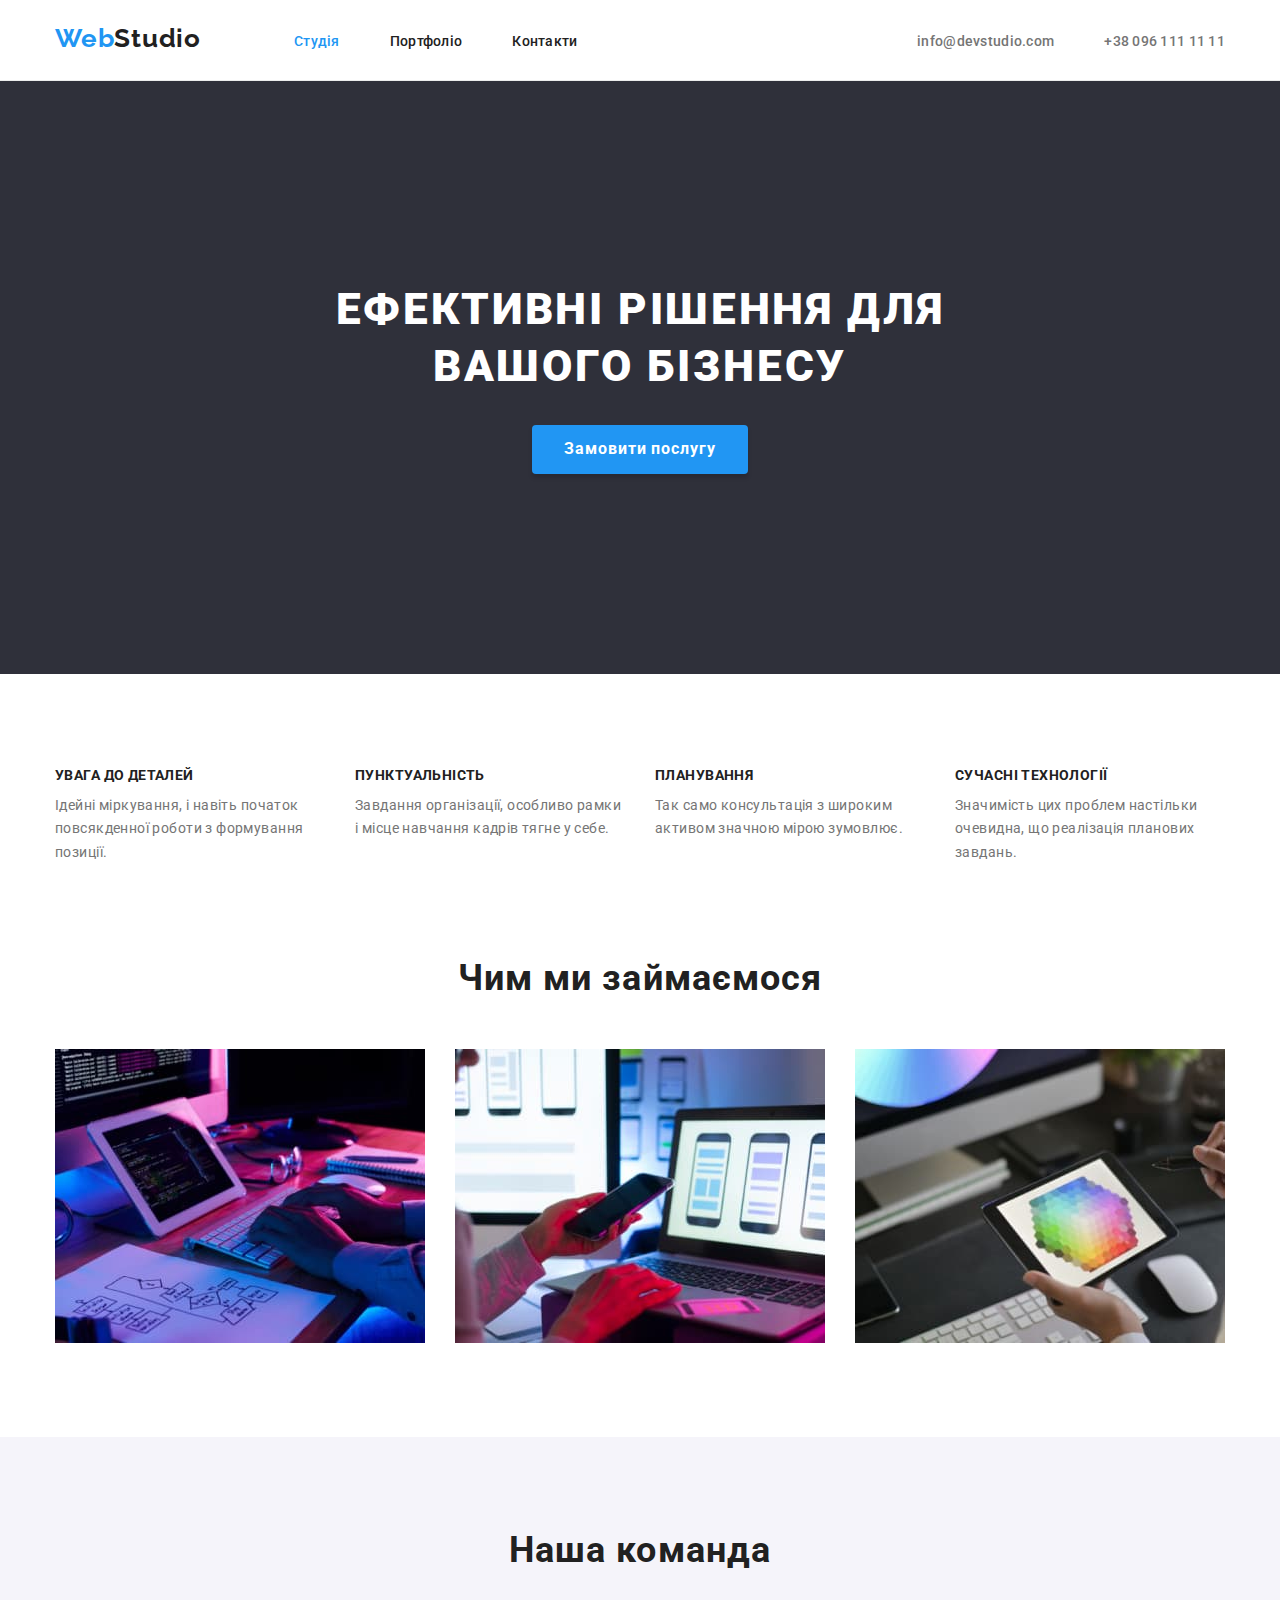
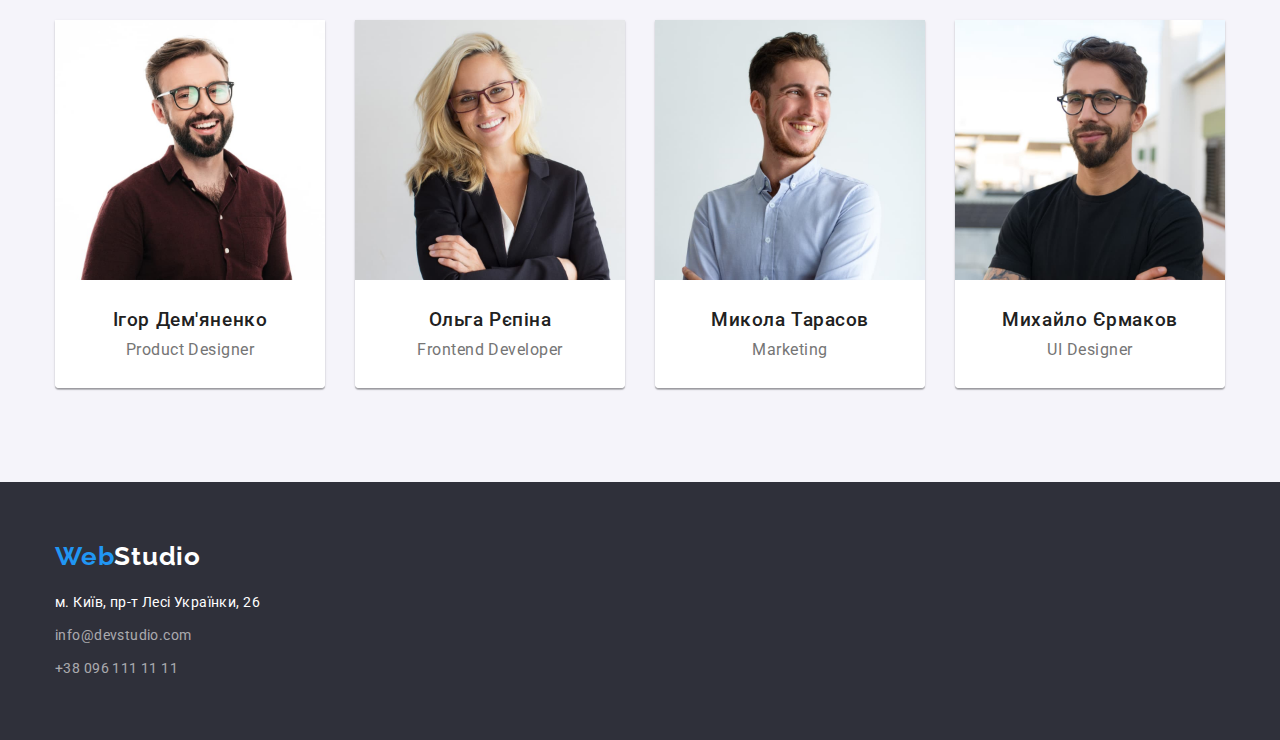
<file: index.html>
<!DOCTYPE html>
<html lang="uk">
  <head>
    <meta charset="UTF-8" />
    <meta http-equiv="X-UA-Compatible" content="IE=edge" />
    <meta name="viewport" content="width=device-width, initial-scale=1.0" />

    <title>HTML+CSS Bootcamp</title>

    <link
      rel="stylesheet"
      href="https://cdnjs.cloudflare.com/ajax/libs/modern-normalize/1.0.0/modern-normalize.min.css"
    />

    <link href="https://fonts.googleapis.com/css2?family=Raleway:wght@700&family=Roboto:wght@400;500;700;900&display=swap" rel="stylesheet" />
    <link href="css/styles.css" rel="stylesheet" />
  </head>

  <body>
    <header class="header">
      <div class="container navbar">
        <a href="index.html" class="logo" lang="en"><span class="logo-blue">Web</span>Studio</a>

        <nav>
          <ul class="nav-list">
            <li class="nav-item">
              <a href="index.html" class="nav-link active">Студія</a>
            </li>
            <li class="nav-item">
              <a href="portfolio.html" class="nav-link">Портфоліо</a>
            </li>
            <li class="nav-item">
              <a href="#" class="nav-link">Контакти</a>
            </li>
          </ul>
        </nav>

        <ul class="contacts-list">
          <li class="contacts-item">
            <a href="mailto:info@devstudio.com" class="contacts-link">info@devstudio.com</a>
          </li>
          <li class="contacts-item">
            <a href="tel:+380961111111" class="contacts-link">+38 096 111 11 11</a>
          </li>
        </ul>
      </div>
    </header>

    <main>
      <section class="main">
        <div class="container">
          <h1 class="main-title">Ефективні рішення для вашого бізнесу</h1>
          <button type="button" class="btn btn-primary">Замовити послугу</button>
        </div>
      </section>

      <section class="features section">
        <div class="container">
          <h2 class="section-title" hidden>Наші особливості</h2>
          <ul class="feature-list">
            <li class="feature-item">
              <h3 class="feature-title">Увага до деталей</h3>
              <p class="feature-text">
                Ідейні міркування, і навіть початок повсякденної роботи з
                формування позиції.
              </p>
            </li>
            <li class="feature-item">
              <h3 class="feature-title">Пунктуальність</h3>
              <p class="feature-text">
                Завдання організації, особливо рамки і місце навчання кадрів
                тягне у себе.
              </p>
            </li>
            <li class="feature-item">
              <h3 class="feature-title">Планування</h3>
              <p class="feature-text">
                Так само консультація з широким активом значною мірою зумовлює.
              </p>
            </li>
            <li class="feature-item">
              <h3 class="feature-title">Сучасні технології</h3>
              <p class="feature-text">
                Значимість цих проблем настільки очевидна, що реалізація
                планових завдань.
              </p>
            </li>
          </ul>
        </div>
      </section>

      <section class="about-us section">
        <div class="container">
          <h2 class="section-title">Чим ми займаємося</h2>
          <ul class="gallery-list">
            <li class="gallery-item">
              <img
                src="images/image-01.jpg"
                alt="Developer learning HTML markup"
                width="370"
                height="294"
              />
            </li>
            <li class="gallery-item">
              <img
                src="images/image-02.jpg"
                alt="Developer learning HTML flex-box"
                width="370"
                height="294"
              />
            </li>
            <li class="gallery-item">
              <img
                src="images/image-03.jpg"
                alt="Developer using color-picker"
                width="370"
                height="294"
              />
            </li>
          </ul>
        </div>
      </section>

      <section class="team section">
        <div class="container">
          <h2 class="section-title">Наша команда</h2>
          <ul class="team-list">
            <li class="team-item">
              <img
                src="images/hero-01.jpg"
                alt="Product Designer"
                width="270"
                height="260"
              />
              <div class="team-content">
                <h3 class="team-name">Ігор Дем'яненко</h3>
                <p class="team-profession" lang="en">Product Designer</p>
              </div>
            </li>
            <li class="team-item">
              <img
                src="images/hero-02.jpg"
                alt="Frontend Developer"
                width="270"
                height="260"
              />
              <div class="team-content">
                <h3 class="team-name">Ольга Рєпіна</h3>
                <p class="team-profession" lang="en">Frontend Developer</p>
              </div>
            </li>
            <li class="team-item">
              <img
                src="images/hero-03.jpg"
                alt="Marketing"
                width="270"
                height="260"
              />
              <div class="team-content">
                <h3 class="team-name">Микола Тарасов</h3>
                <p class="team-profession" lang="en">Marketing</p>
              </div>
            </li>
            <li class="team-item">
              <img
                src="images/hero-04.jpg"
                alt="UI Designer"
                width="270"
                height="260"
              />
              <div class="team-content">
                <h3 class="team-name">Михайло Єрмаков</h3>
                <p class="team-profession" lang="en">UI Designer</p>
              </div>
            </li>
          </ul>
        </div>
      </section>
    </main>

    <footer class="footer">
      <div class="container">
        <a href="index.html" class="logo" lang="en"><span class="logo-blue">Web</span>Studio</a>
        <address class="footer-address">
          <p class="footer-text">м. Київ, пр-т Лесі Українки, 26</p>
          <ul class="footer-list">
            <li class="footer-item">
              <a href="mailto:info@devstudio.com" class="footer-link">info@devstudio.com</a>
            </li>
            <li class="footer-item">
              <a href="tel:+380961111111" class="footer-link">+38 096 111 11 11</a>
            </li>
          </ul>
        </address>
      </div>
    </footer>
  </body>
</html>
</file>
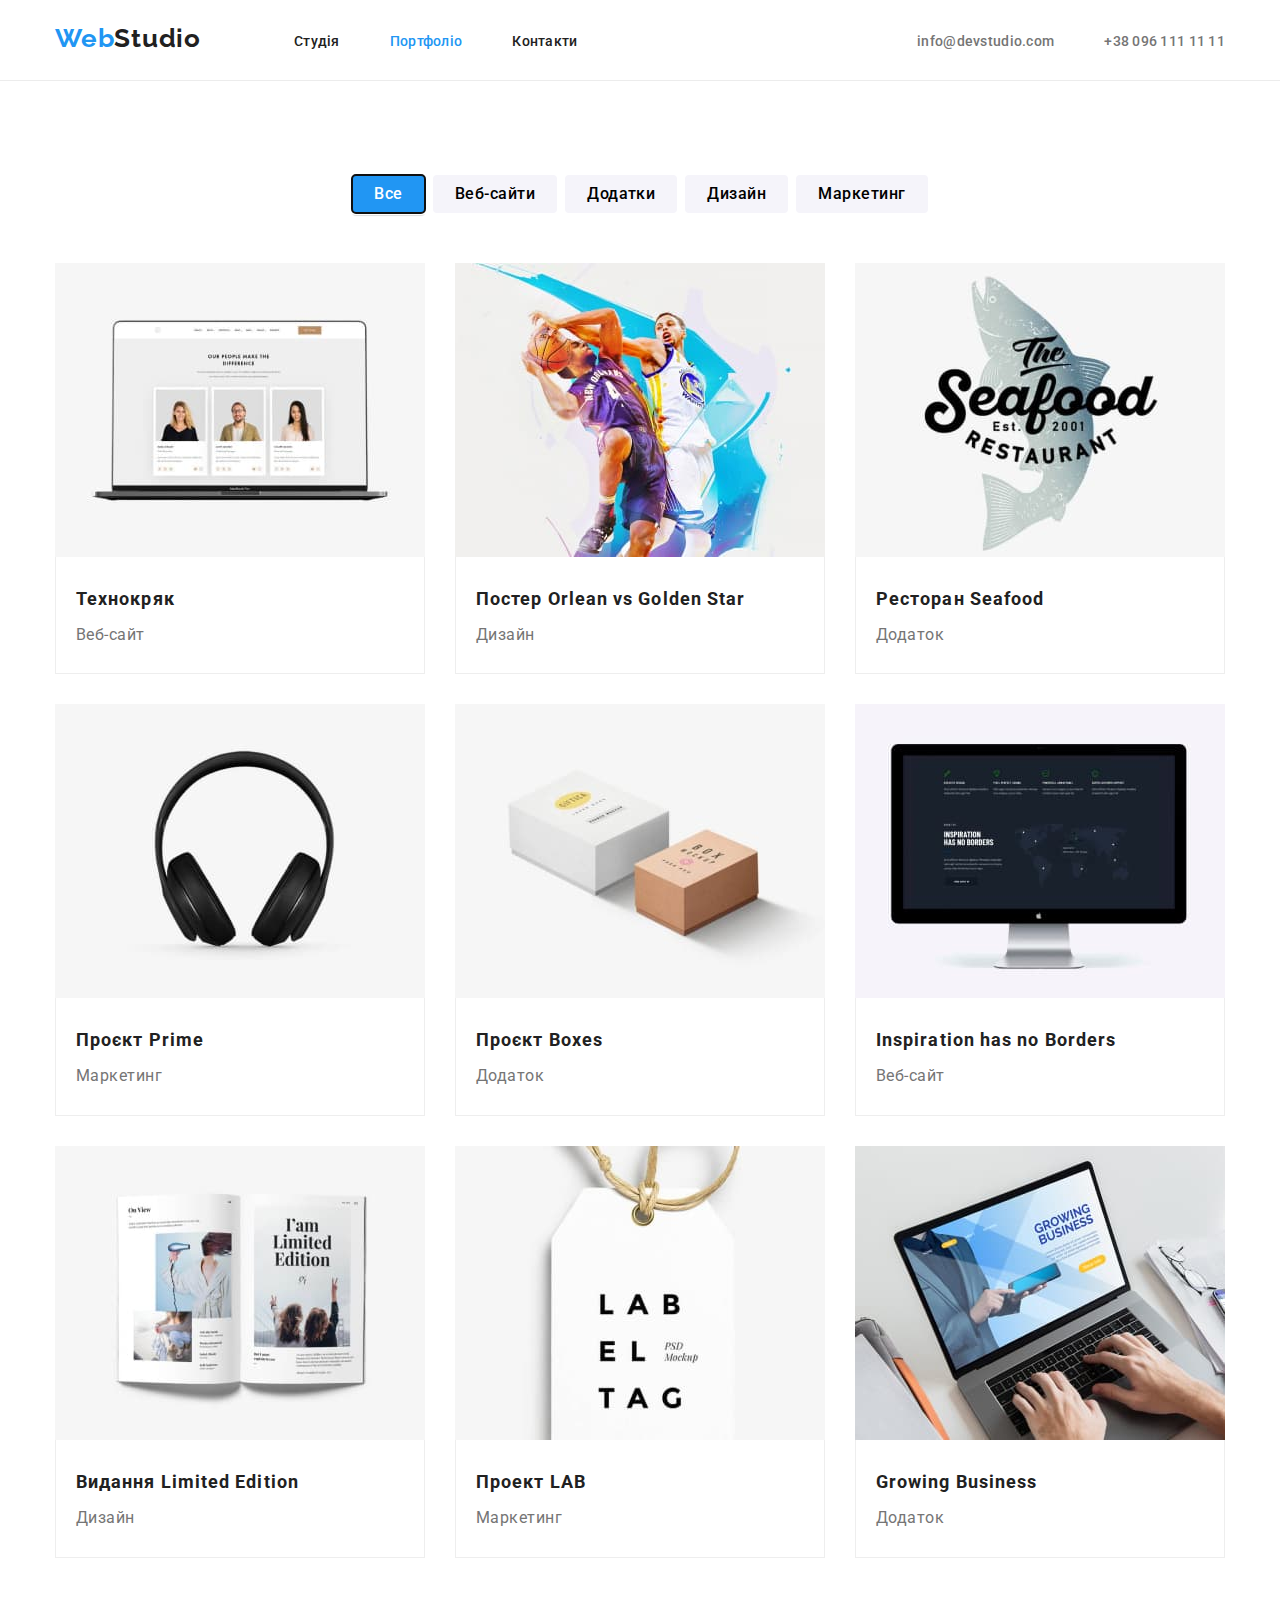
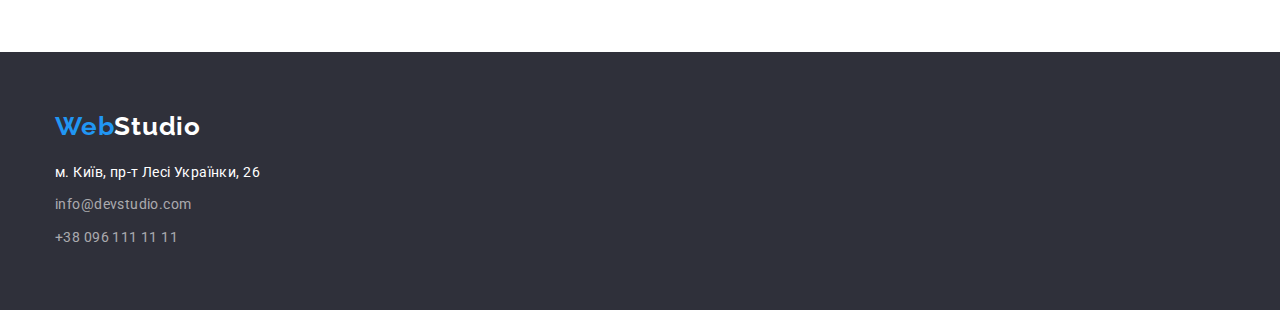
<file: portfolio.html>
<!DOCTYPE html>
<html lang="uk">
  <head>
    <meta charset="UTF-8" />
    <meta http-equiv="X-UA-Compatible" content="IE=edge" />
    <meta name="viewport" content="width=device-width, initial-scale=1.0" />

    <title>HTML+CSS Bootcamp</title>

    <link
      rel="stylesheet"
      href="https://cdnjs.cloudflare.com/ajax/libs/modern-normalize/1.0.0/modern-normalize.min.css"
    />

    <link href="https://fonts.googleapis.com/css2?family=Raleway:wght@700&family=Roboto:wght@400;500;700;900&display=swap" rel="stylesheet" />
    <link href="css/styles.css" rel="stylesheet" />
  </head>

  <body>
    <header class="header">
      <div class="container navbar">
        <a href="index.html" class="logo" lang="en"><span class="logo-blue">Web</span>Studio</a>

        <nav>
          <ul class="nav-list">
            <li class="nav-item">
              <a href="index.html" class="nav-link">Студія</a>
            </li>
            <li class="nav-item">
              <a href="portfolio.html" class="nav-link active">Портфоліо</a>
            </li>
            <li class="nav-item">
              <a href="#" class="nav-link">Контакти</a>
            </li>
          </ul>
        </nav>

        <ul class="contacts-list">
          <li class="contacts-item">
            <a href="mailto:info@devstudio.com" class="contacts-link">info@devstudio.com</a>
          </li>
          <li class="contacts-item">
            <a href="tel:+380961111111" class="contacts-link">+38 096 111 11 11</a>
          </li>
        </ul>
      </div>
    </header>

    <main>
      <section class="portfolio section">
        <div class="container">
          <h1 class="section-title" hidden>Наші роботи</h1>
          <ul class="controls-list">
            <li class="controls-item">
              <button class="btn btn-secondary" autofocus>Все</button>
            </li>
            <li class="controls-item">
              <button class="btn btn-secondary">Веб-сайти</button>
            </li>
            <li class="controls-item">
              <button class="btn btn-secondary">Додатки</button>
            </li>
            <li class="controls-item">
              <button class="btn btn-secondary">Дизайн</button>
            </li>
            <li class="controls-item">
              <button class="btn btn-secondary">Маркетинг</button>
            </li>
          </ul>

          <ul class="project-list">
            <li class="project-item">
              <a href="#" class="project-link">
                <img
                  src="images/project-01.jpg"
                  alt="Project image"
                  width="370"
                  height="294"
                />
                <div class="project-content">
                  <h2 class="project-name">Технокряк</h2>
                  <p class="project-type">Веб-сайт</p>
                </div>
              </a>
            </li>
            <li class="project-item">
              <a href="#" class="project-link">
                <img
                  src="images/project-02.jpg"
                  alt="Project image"
                  width="370"
                  height="294"
                />
                <div class="project-content">
                  <h2 class="project-name">Постер <span lang="en">Orlean vs Golden Star</span></h2>
                  <p class="project-type">Дизайн</p>
                </div>
              </a>
            </li>
            <li class="project-item">
              <a href="#" class="project-link">
                <img
                  src="images/project-03.jpg"
                  alt="Project image"
                  width="370"
                  height="294"
                />
                <div class="project-content">
                  <h2 class="project-name">Ресторан <span lang="en">Seafood</span></h2>
                  <p class="project-type">Додаток</p>
                </div>
              </a>
            </li>
            <li class="project-item">
              <a href="#" class="project-link">
                <img
                  src="images/project-04.jpg"
                  alt="Project image"
                  width="370"
                  height="294"
                />
                <div class="project-content">
                  <h2 class="project-name">Проєкт <span lang="en">Prime</span></h2>
                  <p class="project-type">Маркетинг</p>
                </div>
              </a>
            </li>
            <li class="project-item">
              <a href="#" class="project-link">
                <img
                  src="images/project-05.jpg"
                  alt="Project image"
                  width="370"
                  height="294"
                />
                <div class="project-content">
                  <h2 class="project-name">Проєкт <span lang="en">Boxes</span></h2>
                  <p class="project-type">Додаток</p>
                </div>
              </a>
            </li>
            <li class="project-item">
              <a href="#" class="project-link">
                <img
                  src="images/project-06.jpg"
                  alt="Project image"
                  width="370"
                  height="294"
                />
                <div class="project-content">
                  <h2 class="project-name" lang="en">Inspiration has no Borders</h2>
                  <p class="project-type">Веб-сайт</p>
                </div>
              </a>
            </li>
            <li class="project-item">
              <a href="#" class="project-link">
                <img
                  src="images/project-07.jpg"
                  alt="Project image"
                  width="370"
                  height="294"
                />
                <div class="project-content">
                  <h2 class="project-name">Видання <span>Limited Edition</span></h2>
                  <p class="project-type">Дизайн</p>
                </div>
              </a>
            </li>
            <li class="project-item">
              <a href="#" class="project-link">
                <img
                  src="images/project-08.jpg"
                  alt="Project image"
                  width="370"
                  height="294"
                />
                <div class="project-content">
                  <h2 class="project-name">Проект <span>LAB</span></h2>
                  <p class="project-type">Маркетинг</p>
                </div>
              </a>
            </li>
            <li class="project-item">
              <a href="#" class="project-link">
                <img
                  src="images/project-09.jpg"
                  alt="Project image"
                  width="370"
                  height="294"
                />
                <div class="project-content">
                  <h2 class="project-name" lang="en">Growing Business</h2>
                  <p class="project-type">Додаток</p>
                </div>
              </a>
            </li>
          </ul>
        </div>
      </section>
    </main>

    <footer class="footer">
      <div class="container">
        <a href="index.html" class="logo" lang="en"><span class="logo-blue">Web</span>Studio</a>
        <address class="footer-address">
          <p class="footer-text">м. Київ, пр-т Лесі Українки, 26</p>
          <ul class="footer-list">
            <li class="footer-item">
              <a href="mailto:info@devstudio.com" class="footer-link">info@devstudio.com</a>
            </li>
            <li class="footer-item">
              <a href="tel:+380961111111" class="footer-link">+38 096 111 11 11</a>
            </li>
          </ul>
        </address>
      </div>
    </footer>
  </body>
</html>
</file>
<file: css/styles.css>
/* CSS variables */
:root {
  --color-blue: #2196f3;
  --color-dark: #212121;
  --color-grey: #757575;
  --color-white: #ffffff;
  --color-light: #eeeeee;
  --color-main: #2f303a;
  --color-secondary: #f5f4fa;
  --color-blue-hover: #188CE8;
  --color-lightgrey: #ececec;
  --color-footer-link: rgba(255, 255, 255, 0.6);
}

/* Global styles */
body {
  margin: 0;
  padding: 0;
  font-family: "Roboto", sans-serif;
  color: var(--color-dark);
}

h1,
h2,
h3,
h4,
h5,
h6,
p,
ul {
  padding: 0;
  margin: 0;
}

ul {
  list-style: none;
}

img {
  display: block;
}

button {
  padding: 0;
  border: none;
}

.container {
  max-width: 1200px;
  margin: 0 auto;
  padding-left: 15px;
  padding-right: 15px;
}

.logo,
.nav-link,
.contacts-link,
.project-link,
.footer-link {
  text-decoration: none;
}

.section {
  padding-top: 94px;
  padding-bottom: 94px;
}

.section-title {
  font-size: 36px;
  font-weight: 700;
  line-height: 1.1;
  text-align: center;
  letter-spacing: 0.03em;
  margin-bottom: 50px;
}

.btn {
  cursor: pointer;
  font-family: inherit;
}

.btn-primary {
  background-color: var(--color-blue);
  color: var(--color-white);
  font-weight: 700;
  line-height: 1.8;
  letter-spacing: 0.06em;
  padding: 10px 32px;
  box-shadow: 0px 4px 4px rgba(0, 0, 0, 0.15);
  border-radius: 4px;
}

.btn-primary:hover, .btn-primary:focus {
  background-color: var(--color-blue-hover);
}

.btn-secondary {
  background-color: var(--color-secondary);
  font-weight: 500;
  line-height: 1.6;
  letter-spacing: 0.03em;
  padding: 6px 22px;
  border-radius: 4px;
}

.btn-secondary:hover, .btn-secondary:focus {
  background-color: var(--color-blue);
  color: var(--color-white);
  box-shadow: 0px 3px 1px rgba(0, 0, 0, 0.1), 0px 1px 2px rgba(0, 0, 0, 0.08), 
    0px 2px 2px rgba(0, 0, 0, 0.12);
}

/* Project Logo */
.logo {
  font-family: "Raleway", sans-serif;
  font-size: 26px;
  font-weight: 700;
  line-height: 1.1;
  letter-spacing: 0.03em;
  margin-right: 93px;
  padding: 24px 0 25px;
  color: var(--color-dark);
}

.logo:hover, .logo:focus {
  color: var(--color-dark);
}

.logo .logo-blue {
  color: var(--color-blue);
}

/* Header */
.header {
  border-bottom: 1px solid var(--color-lightgrey);
}

.navbar {
  display: flex;
  height: 80px;
}

.nav-list {
  display: flex;
}

.nav-item {
  padding: 32px 0;
}

.nav-item:not(:last-child) {
  margin-right: 50px;
}

.nav-link {
  font-size: 14px;
  font-weight: 500;
  line-height: 1.1;
  letter-spacing: 0.02em;
  color: var(--color-dark);
  padding: 32px 0;
}

.nav-link:hover, .nav-link:focus {
  color: var(--color-blue);
}

.nav-link.active {
  color: var(--color-blue);
}

.contacts-list {
  margin-left: auto;
  display: flex;
}

.contacts-item {
  padding: 32px 0;
}

.contacts-item:not(:last-child) {
  margin-right: 50px;
}

.contacts-link {
  font-size: 14px;
  font-weight: 500;
  line-height: 1.1;
  letter-spacing: 0.02em;
  color: var(--color-grey);
  padding: 32px 0;
}

.contacts-link:hover, .contacts-link:focus {
  color: var(--color-blue);
}

/* Main section */
.main {
  background-color: var(--color-main);
  padding-top: 200px;
  padding-bottom: 200px;
  text-align: center;
}

.main-title {
  font-size: 44px;
  font-weight: 900;
  line-height: 1.3;
  letter-spacing: 0.06em;
  color: var(--color-white);
  text-transform: uppercase;
  max-width: 696px;
  margin: 0 auto 30px;
}

/* Features section */
.feature-list {
  display: flex;
}

.feature-item {
  max-width: 270px;
}

.feature-item:not(:last-child) {
  margin-right: 30px;
}

.feature-title {
  font-size: 14px;
  font-weight: 700;
  line-height: 1.1;
  letter-spacing: 0.03em;
  text-transform: uppercase;
  margin-bottom: 10px;
}

.feature-text {
  font-size: 14px;
  line-height: 1.7;
  letter-spacing: 0.03em;
  color: var(--color-grey);
}

/* About-us section */
.about-us.section {
  padding-top: 0;
}

.gallery-list {
  display: flex;
}

.gallery-item:not(:last-child) {
  margin-right: 30px;
}

/* Team section */
.team {
  background-color: var(--color-secondary);
}

.team-list {
  display: flex;
}

.team-item:not(:last-child) {
  margin-right: 30px;
}

.team-item {
  box-shadow: 0px 1px 3px rgba(0, 0, 0, 0.12), 0px 1px 1px rgba(0, 0, 0, 0.14),
    0px 2px 1px rgba(0, 0, 0, 0.2);
  border-radius: 0 0 4px 4px;
}

.team-content {
  padding: 30px 0;
  background-color: var(--color-white);
  border-radius: 0 0 4px 4px;
}

.team-name {
  font-weight: 500;
  line-height: 1.1;
  text-align: center;
  letter-spacing: 0.03em;
  margin-bottom: 10px;
}

.team-profession  {
  line-height: 1.1;
  color: var(--color-grey);
  text-align: center;
  letter-spacing: 0.03em;
}

/* Portfolio section */
.controls-list {
  display: flex;
  justify-content: center;
  margin-bottom: 50px;
}

.controls-item:not(:last-child) {
  margin-right: 8px;
}

.project-list {
  display: grid;
  gap: 30px;
  grid-template-columns: repeat(3, 1fr);
}

.project-link {
  color: var(--color-dark);
}

.project-link:hover, .project-link:focus {
  color: var(--color-dark);
}

.project-item {
  max-width: 370px;
}

.project-content {
  padding: 24px 20px;
  border: 1px solid var(--color-light);
  border-top: none;
}

.project-name {
  font-size: 18px;
  font-weight: 700;
  line-height: 2;
  letter-spacing: 0.06em;
  margin-bottom: 4px;
}

.project-type {
  line-height: 1.8;
  color: var(--color-grey);
  letter-spacing: 0.03em;
}

/* Footer */
.footer {
  background-color: var(--color-main);
  padding-top: 60px;
  padding-bottom: 60px;
}

.footer .logo {
  padding: 0;
}

.footer .logo, .footer .logo:hover, .footer .logo:focus {
  color: var(--color-white);
}

.footer-list {
  display: flex;
  flex-direction: column;
}

.footer-item:not(:last-child) {
  margin-bottom: 9px;
}

.footer-address {
  font-style: normal;
  margin-top: 20px;
}

.footer-text {
  font-size: 14px;
  line-height: 1.7;
  color: var(--color-white);
  letter-spacing: 0.03em;
  margin-bottom: 9px;
}

.footer-link {
  display: block;
  font-size: 14px;
  line-height: 1.7;
  letter-spacing: 0.03em;
  color: rgba(255, 255, 255, 0.6);
}

.footer-link:hover,
.footer-link:focus {
  color: var(--color-white);
}
</file>
